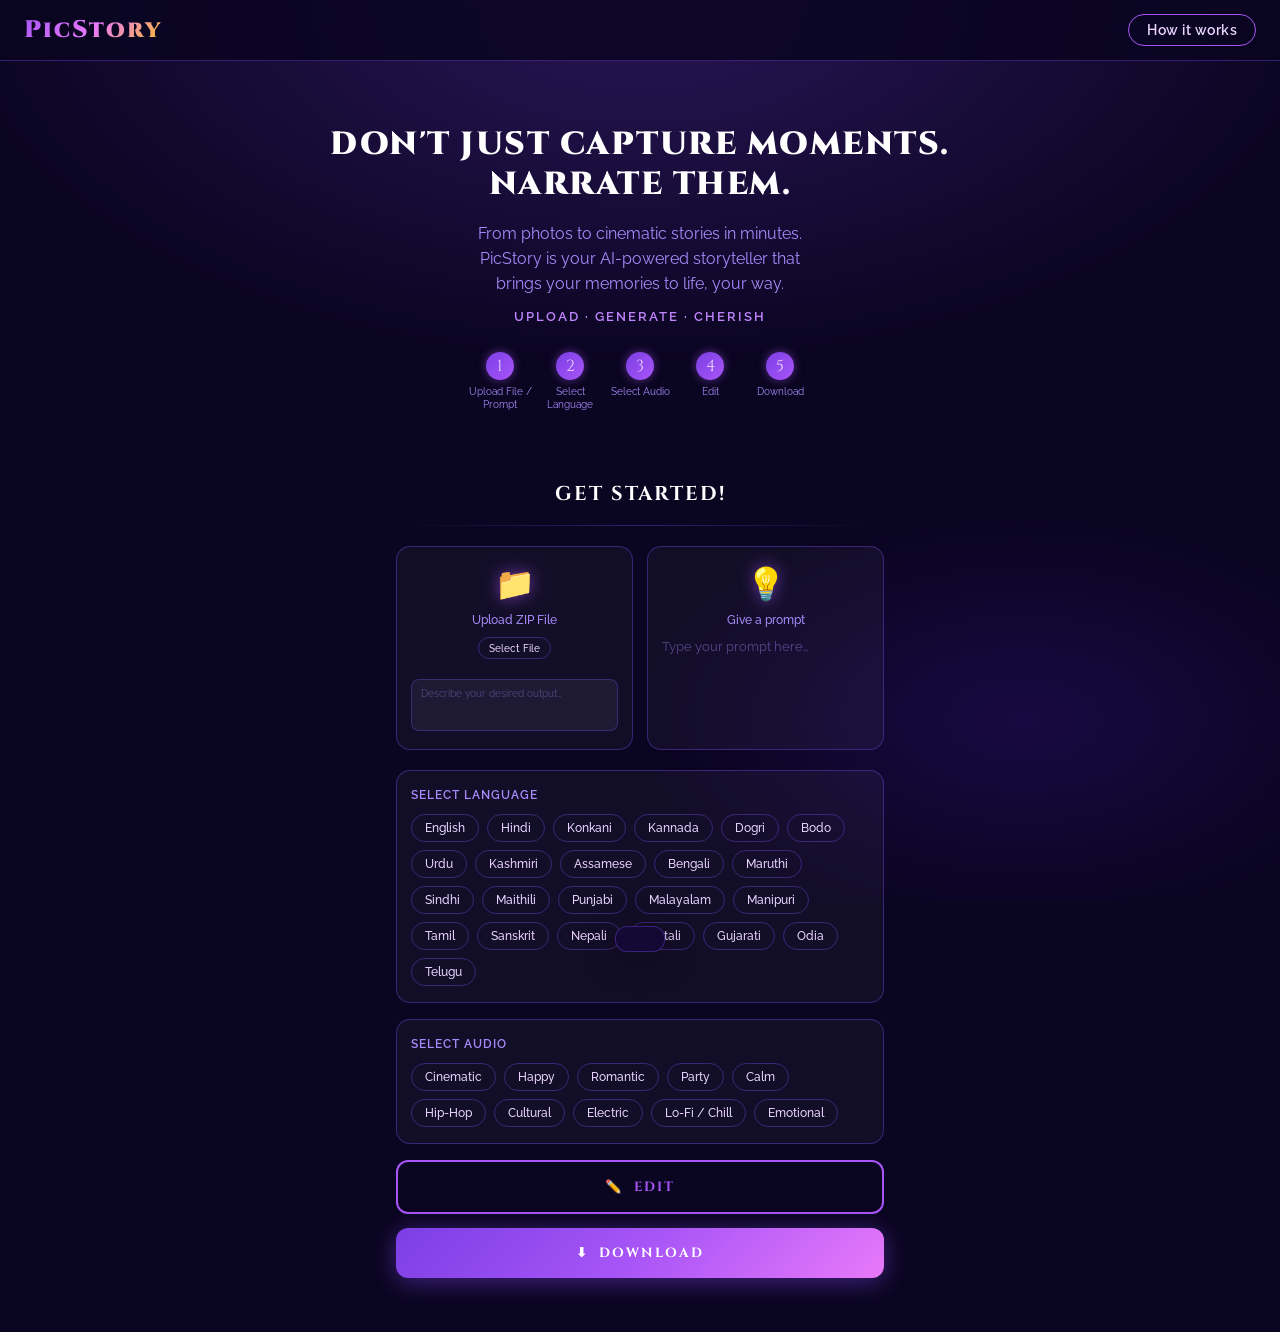
<file: index.html>
<!DOCTYPE html>
<html lang="en">
<head>
  <meta charset="UTF-8" />
  <meta name="viewport" content="width=device-width, initial-scale=1.0"/>
  <title>PicStory – Narrate Your Moments</title>
  <link href="https://fonts.googleapis.com/css2?family=Cinzel:wght@700;900&family=Raleway:wght@300;400;500;600;700&display=swap" rel="stylesheet"/>
  <style>
    :root {
      --bg-deep:       #0a0520;
      --bg-mid:        #120a35;
      --bg-card:       rgba(255,255,255,0.04);
      --border:        rgba(130,80,255,0.35);
      --accent:        #7b3fe4;
      --accent-bright: #a855f7;
      --accent-glow:   #c084fc;
      --btn-sel:       #5b21b6;
      --text-main:     #e9d5ff;
      --text-dim:      #a78bfa;
      --text-white:    #ffffff;
      --gold:          #fbbf24;
      --success:       #34d399;
      --error:         #f87171;
    }

    *, *::before, *::after { box-sizing: border-box; margin: 0; padding: 0; }

    html { scroll-behavior: smooth; }

    body {
      font-family: 'Raleway', sans-serif;
      background: var(--bg-deep);
      color: var(--text-main);
      min-height: 100vh;
      overflow-x: hidden;
    }

    /* ───── STARFIELD BACKGROUND ───── */
    body::before {
      content: '';
      position: fixed; inset: 0; z-index: 0;
      background:
        radial-gradient(ellipse 80% 60% at 50% 0%, rgba(123,63,228,.28) 0%, transparent 70%),
        radial-gradient(ellipse 50% 40% at 80% 80%, rgba(88,28,220,.18) 0%, transparent 60%);
      pointer-events: none;
    }

    /* ─── PAGES ─── */
    .page { display: none; position: relative; z-index: 1; }
    .page.active { display: block; }

    /* ═══════════════════════════════
       NAVBAR
    ═══════════════════════════════ */
    nav {
      position: sticky; top: 0; z-index: 100;
      display: flex; align-items: center; justify-content: space-between;
      padding: 14px 24px;
      background: rgba(10,5,32,.85);
      backdrop-filter: blur(18px);
      border-bottom: 1px solid var(--border);
    }

    .logo {
      font-family: 'Cinzel', serif;
      font-size: clamp(1.1rem, 3vw, 1.5rem);
      font-weight: 900;
      background: linear-gradient(135deg, #a855f7, #e879f9, #fbbf24);
      -webkit-background-clip: text; -webkit-text-fill-color: transparent;
      letter-spacing: 2px;
    }

    .how-btn {
      font-family: 'Raleway', sans-serif;
      font-size: .85rem; font-weight: 600;
      color: var(--text-main);
      background: none;
      border: 1.5px solid var(--accent-bright);
      border-radius: 20px;
      padding: 7px 18px;
      cursor: pointer;
      transition: all .25s ease;
      letter-spacing: .5px;
    }
    .how-btn:hover {
      background: var(--accent-bright);
      color: #fff;
      box-shadow: 0 0 18px rgba(168,85,247,.6);
      transform: translateY(-1px);
    }

    /* ═══════════════════════════════
       HERO
    ═══════════════════════════════ */
    .hero {
      text-align: center;
      padding: clamp(36px, 7vw, 64px) 20px clamp(24px, 5vw, 40px);
    }

    .hero-tagline {
      font-family: 'Cinzel', serif;
      font-size: clamp(1.05rem, 4.5vw, 2rem);
      font-weight: 900;
      color: var(--text-white);
      line-height: 1.25;
      letter-spacing: 1.5px;
      text-transform: uppercase;
      margin-bottom: 16px;
    }

    .hero-sub {
      font-size: clamp(.8rem, 2.5vw, .98rem);
      color: var(--text-dim);
      max-width: 360px; margin: 0 auto 10px;
      line-height: 1.6;
    }

    .hero-pill {
      display: inline-block;
      font-size: .8rem; font-weight: 600; letter-spacing: 2px;
      color: var(--accent-glow);
      margin-bottom: 28px;
      text-transform: uppercase;
    }

    /* Steps row */
    .steps {
      display: flex; justify-content: center; flex-wrap: wrap;
      gap: 12px 6px;
      max-width: 480px; margin: 0 auto;
    }
    .step {
      display: flex; flex-direction: column; align-items: center;
      gap: 6px; width: 64px;
    }
    .step-num {
      width: 28px; height: 28px;
      border-radius: 50%;
      background: linear-gradient(135deg, var(--accent), var(--accent-bright));
      display: flex; align-items: center; justify-content: center;
      font-family: 'Cinzel', serif;
      box-shadow: 0 0 10px rgba(168,85,247,.5);
    }
    .step-label {
      font-size: .62rem; color: var(--text-dim);
      text-align: center; line-height: 1.3;
    }

    /* ═══════════════════════════════
       SECTION TITLE
    ═══════════════════════════════ */
    .section-title {
      font-family: 'Cinzel', serif;
      font-size: clamp(.95rem, 3vw, 1.25rem);
      font-weight: 700;
      text-align: center;
      color: var(--text-white);
      letter-spacing: 2px;
      text-transform: uppercase;
      margin: 28px 0 18px;
    }

    /* ═══════════════════════════════
       MAIN CARD CONTAINER
    ═══════════════════════════════ */
    .container {
      max-width: 520px;
      margin: 0 auto;
      padding: 0 16px 40px;
    }

    /* ─── Upload + Prompt Grid ─── */
    .input-grid {
      display: grid;
      grid-template-columns: 1fr 1fr;
      gap: 14px;
      margin-bottom: 20px;
    }

    .card {
      background: var(--bg-card);
      border: 1.5px solid var(--border);
      border-radius: 14px;
      padding: 18px 14px;
      display: flex; flex-direction: column; align-items: center;
      gap: 10px;
      cursor: pointer;
      transition: all .3s ease;
      position: relative; overflow: hidden;
    }
    .card::before {
      content: '';
      position: absolute; inset: 0;
      background: radial-gradient(circle at 50% 0%, rgba(168,85,247,.12) 0%, transparent 70%);
      opacity: 0; transition: opacity .3s;
    }
    .card:hover { border-color: var(--accent-bright); transform: translateY(-2px); box-shadow: 0 8px 28px rgba(123,63,228,.3); }
    .card:hover::before { opacity: 1; }

    .card-icon { font-size: 2rem; filter: drop-shadow(0 0 8px rgba(168,85,247,.6)); }
    .card-label {
      font-size: .75rem; font-weight: 500; color: var(--text-dim);
      text-align: center;
    }

    #zipInput { display: none; }

    .zip-name {
      font-size: .68rem; color: var(--success);
      text-align: center; word-break: break-all;
      max-height: 32px; overflow: hidden;
    }

    .prompt-textarea {
      width: 100%; height: 80px;
      background: transparent;
      border: none; outline: none; resize: none;
      font-family: 'Raleway', sans-serif;
      placeholder-color: var(--text-dim);
      line-height: 1.5;
    }
    .prompt-textarea::placeholder { color: rgba(167,139,250,.45); }

    /* ─── Language Section ─── */
    .section-box {
      background: var(--bg-card);
      border: 1.5px solid var(--border);
      border-radius: 14px;
      padding: 16px 14px;
      margin-bottom: 16px;
    }
    .section-box-title {
      font-size: .78rem; font-weight: 600;
      color: var(--text-dim); letter-spacing: 1px;
      text-transform: uppercase; margin-bottom: 12px;
    }

    /* Pill buttons */
    .pill-grid {
      display: flex; flex-wrap: wrap; gap: 8px;
    }

    .pill {
      font-family: 'Raleway', sans-serif;
      font-size: .72rem; font-weight: 500;
      padding: 6px 13px; border-radius: 20px;
      border: 1.5px solid var(--border);
      background: transparent;
      color: var(--text-main);
      cursor: pointer;
      transition: all .22s ease;
      user-select: none;
    }
    .pill:hover {
      border-color: var(--accent-bright);
      color: var(--accent-glow);
      box-shadow: 0 0 12px rgba(168,85,247,.35);
      transform: translateY(-1px);
    }
    .pill.selected {
      background: linear-gradient(135deg, var(--accent), var(--accent-bright));
      border-color: var(--accent-bright);
      color: #fff;
      box-shadow: 0 0 16px rgba(168,85,247,.55);
    }

    /* ─── Action Buttons ─── */
    .action-btn {
      display: block; width: 100%;
      font-family: 'Cinzel', serif;
      font-weight: 700; letter-spacing: 2px;
      text-transform: uppercase;
      padding: 16px;
      border-radius: 12px;
      border: none; cursor: pointer;
      margin-bottom: 14px;
      position: relative; overflow: hidden;
      transition: all .3s ease;
    }
    .action-btn::after {
      content: '';
      position: absolute;
      top: 50%; left: 50%;
      width: 0; height: 0;
      background: rgba(255,255,255,.2);
      border-radius: 50%;
      transform: translate(-50%, -50%);
      transition: width .5s ease, height .5s ease, opacity .5s ease;
      opacity: 0;
    }
    .action-btn:active::after {
      width: 300px; height: 300px; opacity: 0;
    }

    .btn-edit {
      background: transparent;
      border: 2px solid var(--accent-bright);
      color: var(--accent-bright);
    }
    .btn-edit:hover {
      background: rgba(168,85,247,.15);
      box-shadow: 0 0 24px rgba(168,85,247,.4), inset 0 0 12px rgba(168,85,247,.1);
      transform: translateY(-2px);
    }

    .btn-download {
      background: linear-gradient(135deg, #7b3fe4 0%, #a855f7 50%, #e879f9 100%);
      color: #fff;
      box-shadow: 0 4px 24px rgba(123,63,228,.5);
    }
    .btn-download:hover {
      box-shadow: 0 6px 36px rgba(168,85,247,.7), 0 0 60px rgba(168,85,247,.25);
      transform: translateY(-3px);
    }
    .btn-download:active { transform: translateY(0); }

    /* ─── Loader ─── */
    .loader-overlay {
      position: fixed; inset: 0; z-index: 200;
      background: rgba(10,5,32,.92);
      display: none; flex-direction: column;
      align-items: center; justify-content: center; gap: 20px;
      backdrop-filter: blur(8px);
    }
    .loader-overlay.show { display: flex; }

    .spinner {
      width: 56px; height: 56px;
      border: 4px solid rgba(168,85,247,.2);
      border-top-color: var(--accent-bright);
      border-radius: 50%;
      animation: spin 1s linear infinite;
    }
    @keyframes spin { to { transform: rotate(360deg); } }

    .loader-text {
      font-family: 'Orbitron', sans-serif;
      font-size: .85rem; color: var(--text-dim); letter-spacing: 2px;
      animation: pulse 1.5s ease-in-out infinite;
    }
    @keyframes pulse { 0%,100%{opacity:.5} 50%{opacity:1} }

    /* ─── Toast Notification ─── */
    .toast {
      position: fixed; bottom: 28px; left: 50%; transform: translateX(-50%) translateY(80px);
      z-index: 300;
      background: var(--bg-mid); border: 1.5px solid var(--border);
      border-radius: 12px; padding: 12px 24px;
      font-size: .85rem; color: var(--text-main);
      box-shadow: 0 8px 32px rgba(0,0,0,.4);
      transition: transform .35s cubic-bezier(.34,1.56,.64,1);
      white-space: nowrap;
      pointer-events: none;
    }
    .toast.show { transform: translateX(-50%) translateY(0); }
    .toast.success { border-color: var(--success); color: var(--success); }
    .toast.error   { border-color: var(--error);   color: var(--error); }

    /* ═══════════════════════════════
       HOW IT WORKS PAGE
    ═══════════════════════════════ */
    #howPage {
      min-height: 100vh;
    }

    .how-hero {
      text-align: center;
      padding: clamp(32px, 6vw, 64px) 20px 24px;
    }
    .how-hero h1 {
      font-family: 'Cinzel', serif;
      font-size: clamp(1.2rem, 4vw, 2rem);
      font-weight: 900; color: var(--text-white);
      letter-spacing: 2px; text-transform: uppercase;
      margin-bottom: 12px;
    }
    .how-hero p {
      font-size: clamp(.78rem, 2vw, .95rem);
      color: var(--text-dim); max-width: 480px; margin: 0 auto 32px; line-height: 1.65;
    }

    .video-wrapper {
      max-width: 680px; margin: 0 auto 48px;
      padding: 0 16px;
    }
    .video-container {
      position: relative;
      width: 100%; padding-top: 56.25%;
      border-radius: 18px; overflow: hidden;
      border: 2px solid var(--border);
      box-shadow: 0 0 48px rgba(123,63,228,.4), 0 0 80px rgba(123,63,228,.15);
      background: #0d0726;
    }
    .video-container iframe,
    .video-container video {
      position: absolute; inset: 0;
      width: 100%; height: 100%;
      border: none;
    }
    .video-placeholder {
      position: absolute; inset: 0;
      display: flex; flex-direction: column;
      align-items: center; justify-content: center; gap: 14px;
      background: radial-gradient(ellipse at 50% 40%, rgba(123,63,228,.25) 0%, transparent 70%);
    }
    .play-icon {
      width: 72px; height: 72px;
      border-radius: 50%;
      background: linear-gradient(135deg, var(--accent), var(--accent-bright));
      display: flex; align-items: center; justify-content: center;
      font-size: 1.8rem;
      box-shadow: 0 0 32px rgba(168,85,247,.6);
      animation: glow-pulse 2s ease-in-out infinite;
    }
    @keyframes glow-pulse {
      0%,100% { box-shadow: 0 0 32px rgba(168,85,247,.6); }
      50%      { box-shadow: 0 0 56px rgba(168,85,247,.9), 0 0 80px rgba(168,85,247,.3); }
    }
    .video-placeholder p {
      font-size: .82rem; color: var(--text-dim); letter-spacing: 1px;
    }

    /* Steps guide */
    .steps-guide {
      max-width: 680px; margin: 0 auto 40px;
      padding: 0 16px;
      display: grid;
      grid-template-columns: repeat(auto-fit, minmax(140px, 1fr));
      gap: 14px;
    }
    .guide-card {
      background: var(--bg-card);
      border: 1.5px solid var(--border);
      border-radius: 14px; padding: 18px 14px;
      text-align: center;
      transition: all .3s ease;
    }
    .guide-card:hover {
      border-color: var(--accent-bright);
      box-shadow: 0 0 20px rgba(168,85,247,.25);
      transform: translateY(-3px);
    }
    .guide-card .num {
      font-family: 'Cinzel', serif;
      font-size: 1.5rem; font-weight: 900;
      background: linear-gradient(135deg, var(--accent-bright), var(--accent-glow));
      -webkit-background-clip: text; -webkit-text-fill-color: transparent;
    }
    .guide-card h3 { font-size: .82rem; font-weight: 600; color: var(--text-white); margin: 6px 0 6px; }
    .guide-card p  { font-size: .72rem; color: var(--text-dim); line-height: 1.5; }

    .back-btn {
      display: block; max-width: 200px; margin: 0 auto 40px;
      font-family: 'Cinzel', serif;
      text-align: center; text-decoration: none;
      padding: 13px 24px; border-radius: 10px;
      background: linear-gradient(135deg, var(--accent), var(--accent-bright));
      color: #fff; border: none; cursor: pointer;
      box-shadow: 0 4px 20px rgba(123,63,228,.4);
      transition: all .3s ease;
      text-transform: uppercase;
    }
    .back-btn:hover {
      box-shadow: 0 6px 32px rgba(168,85,247,.65);
      transform: translateY(-2px);
    }

    /* ─── Divider ─── */
    .divider {
      height: 1px;
      background: linear-gradient(to right, transparent, var(--border), transparent);
      margin: 4px 0 20px;
    }

    /* ─── Animated entrance ─── */
    .fade-up {
      opacity: 0; transform: translateY(20px);
      animation: fadeUp .5s ease forwards;
    }
    @keyframes fadeUp { to { opacity: 1; transform: none; } }
    .delay-1 { animation-delay: .1s; }
    .delay-2 { animation-delay: .2s; }
    .delay-3 { animation-delay: .3s; }
    .delay-4 { animation-delay: .4s; }
    .delay-5 { animation-delay: .5s; }

    /* Scrollbar */
    ::-webkit-scrollbar { width: 5px; }
    ::-webkit-scrollbar-track { background: var(--bg-deep); }
    ::-webkit-scrollbar-thumb { background: var(--accent); border-radius: 4px; }

    /* ─── ZIP description textarea ─── */
    .zip-desc-textarea {
      width: 100%;
      height: 52px;
      background: rgba(255,255,255,0.05);
      border: 1px solid rgba(130,80,255,0.3);
      border-radius: 8px;
      outline: none; resize: none;
      font-family: 'Raleway', sans-serif;
      font-size: .68rem; color: var(--text-main);
      line-height: 1.5;
      padding: 6px 9px;
      transition: border-color .25s ease, box-shadow .25s ease;
      cursor: text;
    }
    .zip-desc-textarea::placeholder { color: rgba(167,139,250,.4); font-size: .65rem; }
    .zip-desc-textarea:focus {
      border-color: var(--accent-bright);
      box-shadow: 0 0 10px rgba(168,85,247,.3);
    }

    /* ─── Prompt card – cursor & focus ─── */
    .prompt-card { cursor: text !important; }
    .prompt-textarea {
      cursor: text;
      caret-color: var(--accent-glow);
    }
    .prompt-textarea:focus { outline: none; }
    .prompt-card:focus-within {
      border-color: var(--accent-bright);
      box-shadow: 0 8px 28px rgba(123,63,228,.35);
    }

    @media (max-width: 380px) {
      .input-grid { grid-template-columns: 1fr; }
    }
  </style>
</head>
<body>

<!-- ══════════════ MAIN PAGE ══════════════ -->
<div id="mainPage" class="page active">

  <nav>
    <div class="logo">PicStory</div>
    <button class="how-btn" onclick="showPage('howPage')">How it works</button>
  </nav>

  <section class="hero">
    <h1 class="hero-tagline fade-up">Don't just capture moments.<br/>Narrate them.</h1>
    <p class="hero-sub fade-up delay-1">From photos to cinematic stories in minutes. PicStory is your AI-powered storyteller that brings your memories to life, your way.</p>
    <div class="hero-pill fade-up delay-2">Upload · Generate · Cherish</div>

    <div class="steps fade-up delay-3">
      <div class="step"><div class="step-num">1</div><div class="step-label">Upload File / Prompt</div></div>
      <div class="step"><div class="step-num">2</div><div class="step-label">Select Language</div></div>
      <div class="step"><div class="step-num">3</div><div class="step-label">Select Audio</div></div>
      <div class="step"><div class="step-num">4</div><div class="step-label">Edit</div></div>
      <div class="step"><div class="step-num">5</div><div class="step-label">Download</div></div>
    </div>
  </section>

  <div class="container">

    <h2 class="section-title fade-up delay-3">Get Started!</h2>
    <div class="divider"></div>

    <!-- Upload + Prompt -->
    <div class="input-grid fade-up delay-4">
      <!-- ZIP Upload Card -->
      <div class="card" id="uploadCard" onclick="document.getElementById('zipInput').click()">
        <div class="card-icon">📁</div>
        <div class="card-label">Upload ZIP File</div>
        <button class="pill" style="pointer-events:none; font-size:.65rem; padding:4px 10px;">Select File</button>
        <div class="zip-name" id="zipName"></div>
        <textarea
          class="zip-desc-textarea"
          id="zipDesc"
          placeholder="Describe your desired output…"
          onclick="event.stopPropagation()"
          onmousedown="event.stopPropagation()"
        ></textarea>
        <input type="file" id="zipInput" accept=".zip" onchange="handleZip(event)"/>
      </div>

      <!-- Prompt Card -->
      <div class="card prompt-card" style="" onclick="document.getElementById('promptText').focus()">
        <div class="card-icon">💡</div>
        <div class="card-label">Give a prompt</div>
        <textarea
          class="prompt-textarea"
          id="promptText"
          placeholder="Type your prompt here…"
          onclick="event.stopPropagation()"
          onmousedown="event.stopPropagation()"
        ></textarea>
      </div>
    </div>

    <!-- Language Section -->
    <div class="section-box fade-up delay-4">
      <div class="section-box-title">Select Language</div>
      <div class="pill-grid" id="langGroup">
        <button class="pill" data-group="lang" data-val="English">English</button>
        <button class="pill" data-group="lang" data-val="Hindi">Hindi</button>
        <button class="pill" data-group="lang" data-val="Konkani">Konkani</button>
        <button class="pill" data-group="lang" data-val="Kannada">Kannada</button>
        <button class="pill" data-group="lang" data-val="Dogri">Dogri</button>
        <button class="pill" data-group="lang" data-val="Bodo">Bodo</button>
        <button class="pill" data-group="lang" data-val="Urdu">Urdu</button>
        <button class="pill" data-group="lang" data-val="Kashmiri">Kashmiri</button>
        <button class="pill" data-group="lang" data-val="Assamese">Assamese</button>
        <button class="pill" data-group="lang" data-val="Bengali">Bengali</button>
        <button class="pill" data-group="lang" data-val="Maruthi">Maruthi</button>
        <button class="pill" data-group="lang" data-val="Sindhi">Sindhi</button>
        <button class="pill" data-group="lang" data-val="Maithili">Maithili</button>
        <button class="pill" data-group="lang" data-val="Punjabi">Punjabi</button>
        <button class="pill" data-group="lang" data-val="Malayalam">Malayalam</button>
        <button class="pill" data-group="lang" data-val="Manipuri">Manipuri</button>
        <button class="pill" data-group="lang" data-val="Tamil">Tamil</button>
        <button class="pill" data-group="lang" data-val="Sanskrit">Sanskrit</button>
        <button class="pill" data-group="lang" data-val="Nepali">Nepali</button>
        <button class="pill" data-group="lang" data-val="Santali">Santali</button>
        <button class="pill" data-group="lang" data-val="Gujarati">Gujarati</button>
        <button class="pill" data-group="lang" data-val="Odia">Odia</button>
        <button class="pill" data-group="lang" data-val="Telugu">Telugu</button>
      </div>
    </div>

    <!-- Audio Section -->
    <div class="section-box fade-up delay-5">
      <div class="section-box-title">Select Audio</div>
      <div class="pill-grid" id="audioGroup">
        <button class="pill" data-group="audio" data-val="Cinematic">Cinematic</button>
        <button class="pill" data-group="audio" data-val="Happy">Happy</button>
        <button class="pill" data-group="audio" data-val="Romantic">Romantic</button>
        <button class="pill" data-group="audio" data-val="Party">Party</button>
        <button class="pill" data-group="audio" data-val="Calm">Calm</button>
        <button class="pill" data-group="audio" data-val="Hip-Hop">Hip-Hop</button>
        <button class="pill" data-group="audio" data-val="Cultural">Cultural</button>
        <button class="pill" data-group="audio" data-val="Electric">Electric</button>
        <button class="pill" data-group="audio" data-val="Lo-Fi / Chill">Lo-Fi / Chill</button>
        <button class="pill" data-group="audio" data-val="Emotional">Emotional</button>
      </div>
    </div>

    <!-- Action Buttons -->
    <button class="action-btn btn-edit fade-up delay-5" onclick="handleEdit()">✏️ &nbsp;Edit</button>
    <button class="action-btn btn-download fade-up delay-5" onclick="handleDownload()">⬇ &nbsp;Download</button>

  </div>
</div><!-- /mainPage -->


<!-- ══════════════ HOW IT WORKS PAGE ══════════════ -->
<div id="howPage" class="page">

  <nav>
    <div class="logo">PicStory</div>
    <button class="how-btn" onclick="showPage('mainPage')">← Back</button>
  </nav>

  <section class="how-hero">
    <h1 class="fade-up">How It Works</h1>
    <p class="fade-up delay-1">Watch the demo below to see how PicStory turns your photos and prompts into a beautiful cinematic video in just minutes.</p>
  </section>

  <!-- Video embed -->
  <div class="video-wrapper fade-up delay-2">
    <div class="video-container" id="videoContainer">
      <!--
        ╔══════════════════════════════════════════════╗
        ║  REPLACE THIS PLACEHOLDER WITH YOUR VIDEO   ║
        ║                                              ║
        ║  Option A – YouTube:                         ║
        ║  <iframe src="https://www.youtube.com/embed/YOUR_VIDEO_ID"
        ║    allowfullscreen></iframe>                 ║
        ║                                              ║
        ║  Option B – Self-hosted MP4:                 ║
        ║  <video src="your-demo.mp4" controls></video>║
        ╚══════════════════════════════════════════════╝
      -->
      <div class="video-placeholder">
        <div class="play-icon">▶</div>
        <p>Demo video coming soon</p>
        <p style="font-size:.68rem; color: rgba(167,139,250,.4);">Replace placeholder in HTML with your video URL</p>
      </div>
    </div>
  </div>

  <!-- Step Guide Cards -->
  <div class="steps-guide fade-up delay-3">
    <div class="guide-card">
      <div class="num">01</div>
      <h3>Upload ZIP</h3>
      <p>Bundle your photos into a ZIP file and upload it to PicStory.</p>
    </div>
    <div class="guide-card">
      <div class="num">02</div>
      <h3>Write Prompt</h3>
      <p>Describe the story or mood you want for your video.</p>
    </div>
    <div class="guide-card">
      <div class="num">03</div>
      <h3>Pick Language</h3>
      <p>Select from 23 Indian languages for narration.</p>
    </div>
    <div class="guide-card">
      <div class="num">04</div>
      <h3>Choose Audio</h3>
      <p>Set the vibe — Cinematic, Romantic, Happy & more.</p>
    </div>
    <div class="guide-card">
      <div class="num">05</div>
      <h3>Edit & Download</h3>
      <p>Fine-tune your video, then download in full quality.</p>
    </div>
  </div>

  <button class="back-btn fade-up delay-4" onclick="showPage('mainPage')">Start Creating</button>

</div><!-- /howPage -->


<!-- Loader -->
<div class="loader-overlay" id="loader">
  <div class="spinner"></div>
  <div class="loader-text" id="loaderText">Generating your story...</div>
</div>

<!-- Toast -->
<div class="toast" id="toast"></div>


<script>
  // ─── State ───
  const state = {
    zipFile: null,
    selectedLanguage: null,
    selectedAudio: null,
    prompt: ''
  };

  // ─── Page Navigation ───
  function showPage(id) {
    document.querySelectorAll('.page').forEach(p => p.classList.remove('active'));
    document.getElementById(id).classList.add('active');
    window.scrollTo({ top: 0, behavior: 'smooth' });
  }

  // ─── ZIP Handler ───
  function handleZip(e) {
    const file = e.target.files[0];
    if (!file) return;
    state.zipFile = file;
    const el = document.getElementById('zipName');
    el.textContent = file.name.length > 22 ? file.name.slice(0, 20) + '…' : file.name;
    showToast('✅ ' + file.name + ' loaded', 'success');
  }

  // ─── Pill Toggle (single select per group) ───
  document.querySelectorAll('.pill[data-group]').forEach(btn => {
    btn.addEventListener('click', () => {
      const group = btn.dataset.group;
      document.querySelectorAll(`.pill[data-group="${group}"]`).forEach(b => b.classList.remove('selected'));
      btn.classList.add('selected');
      if (group === 'lang')  state.selectedLanguage = btn.dataset.val;
      if (group === 'audio') state.selectedAudio    = btn.dataset.val;
    });
  });

  // ─── Validate form ───
  function validate() {
    const prompt  = document.getElementById('promptText').value.trim();
    const zipDesc = document.getElementById('zipDesc').value.trim();
    state.prompt  = prompt;
    state.zipDesc = zipDesc;
    if (!state.zipFile && !prompt) {
      showToast('⚠️ Please upload a ZIP or enter a prompt', 'error'); return false;
    }
    if (!state.selectedLanguage) {
      showToast('⚠️ Please select a language', 'error'); return false;
    }
    if (!state.selectedAudio) {
      showToast('⚠️ Please select an audio style', 'error'); return false;
    }
    return true;
  }

  // ─── Edit ───
  function handleEdit() {
    if (!validate()) return;
    showToast('✏️ Opening editor…', 'success');
    // TODO: hook your edit endpoint here
    // Example: window.location.href = '/edit?lang=...'
  }

  // ─── Download ───
  async function handleDownload() {
    if (!validate()) return;
    showLoader('Generating your story…');

    try {
      const formData = new FormData();
      if (state.zipFile)          formData.append('zip',         state.zipFile);
      if (state.zipDesc)          formData.append('zip_desc',    state.zipDesc);
      if (state.prompt)           formData.append('prompt',      state.prompt);
      if (state.selectedLanguage) formData.append('language', state.selectedLanguage);
      if (state.selectedAudio)    formData.append('audio',    state.selectedAudio);

      // ─── Replace '/api/generate' with your actual backend endpoint ───
      const res = await fetch('/api/generate', {
        method: 'POST',
        body: formData
      });

      hideLoader();

      if (!res.ok) {
        const err = await res.json().catch(() => ({}));
        showToast('❌ ' + (err.message || 'Generation failed. Please try again.'), 'error');
        return;
      }

      // Assuming backend returns a video blob or a JSON with a URL
      const contentType = res.headers.get('Content-Type') || '';
      if (contentType.includes('application/json')) {
        const data = await res.json();
        const url = data.videoUrl || data.url;
        if (url) triggerDownload(url, 'picstory-video.mp4');
        else showToast('✅ Video ready! Check your dashboard.', 'success');
      } else {
        // blob response
        const blob = await res.blob();
        const url  = URL.createObjectURL(blob);
        triggerDownload(url, 'picstory-video.mp4');
        showToast('✅ Download started!', 'success');
      }

    } catch (err) {
      hideLoader();
      showToast('❌ Network error: ' + err.message, 'error');
    }
  }

  function triggerDownload(url, filename) {
    const a = document.createElement('a');
    a.href = url; a.download = filename;
    document.body.appendChild(a); a.click();
    document.body.removeChild(a);
    showToast('✅ Download started!', 'success');
  }

  // ─── Loader helpers ───
  function showLoader(msg) {
    document.getElementById('loaderText').textContent = msg || 'Loading…';
    document.getElementById('loader').classList.add('show');
  }
  function hideLoader() {
    document.getElementById('loader').classList.remove('show');
  }

  // ─── Toast helpers ───
  let toastTimer;
  function showToast(msg, type) {
    const t = document.getElementById('toast');
    t.textContent = msg;
    t.className = 'toast show ' + (type || '');
    clearTimeout(toastTimer);
    toastTimer = setTimeout(() => t.classList.remove('show'), 3200);
  }
</script>
</body>
</html>
</file>
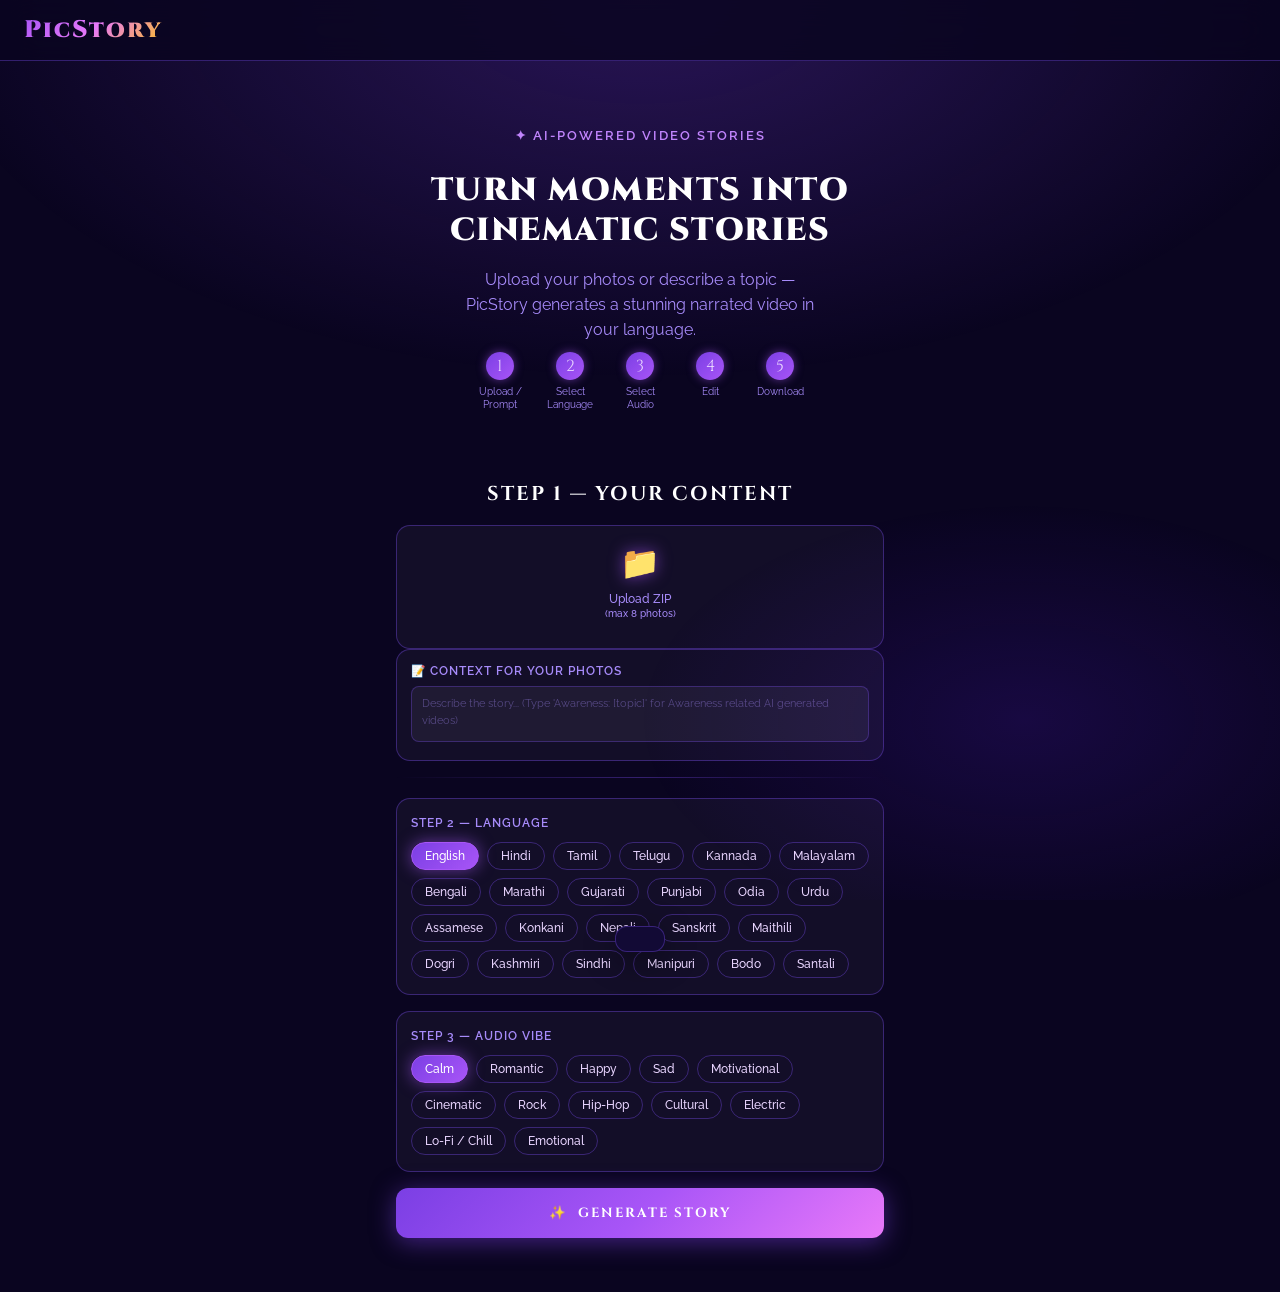
<file: static/index.html>
<!DOCTYPE html>
<html lang="en">
<head>
  <meta charset="UTF-8" />
  <meta name="viewport" content="width=device-width, initial-scale=1.0"/>
  <title>PicStory – Narrate Your Moments</title>
  <link href="https://fonts.googleapis.com/css2?family=Cinzel:wght@700;900&family=Raleway:wght@300;400;500;600;700&display=swap" rel="stylesheet"/>
  <style>
    :root {
      --bg-deep:       #0a0520;
      --bg-mid:        #120a35;
      --bg-card:       rgba(255,255,255,0.04);
      --border:        rgba(130,80,255,0.35);
      --accent:        #7b3fe4;
      --accent-bright: #a855f7;
      --accent-glow:   #c084fc;
      --text-main:     #e9d5ff;
      --text-dim:      #a78bfa;
      --text-white:    #ffffff;
      --gold:          #fbbf24;
      --success:       #34d399;
      --error:         #f87171;
    }

    *, *::before, *::after { box-sizing: border-box; margin: 0; padding: 0; }
    html { scroll-behavior: smooth; }

    body {
      font-family: 'Raleway', sans-serif;
      background: var(--bg-deep);
      color: var(--text-main);
      min-height: 100vh;
      overflow-x: hidden;
    }

    body::before {
      content: '';
      position: fixed; inset: 0; z-index: 0;
      background:
        radial-gradient(ellipse 80% 60% at 50% 0%, rgba(123,63,228,.28) 0%, transparent 70%),
        radial-gradient(ellipse 50% 40% at 80% 80%, rgba(88,28,220,.18) 0%, transparent 60%);
      pointer-events: none;
    }

    .page { display: none; position: relative; z-index: 1; }
    .page.active { display: block; }

    /* ═══ NAVBAR ═══ */
    nav {
      position: sticky; top: 0; z-index: 100;
      display: flex; align-items: center; justify-content: space-between;
      padding: 14px 24px;
      background: rgba(10,5,32,.85);
      backdrop-filter: blur(18px);
      border-bottom: 1px solid var(--border);
    }
    .logo {
      font-family: 'Cinzel', serif;
      font-size: clamp(1.1rem, 3vw, 1.5rem);
      font-weight: 900;
      background: linear-gradient(135deg, #a855f7, #e879f9, #fbbf24);
      -webkit-background-clip: text; -webkit-text-fill-color: transparent;
      letter-spacing: 2px;
    }
    .nav-btn {
      font-family: 'Raleway', sans-serif;
      font-size: .85rem; font-weight: 600;
      color: var(--text-main); background: none;
      border: 1.5px solid var(--accent-bright);
      border-radius: 20px; padding: 7px 18px;
      cursor: pointer; transition: all .25s ease;
    }
    .nav-btn:hover { background: var(--accent-bright); color: #fff; box-shadow: 0 0 18px rgba(168,85,247,.6); }

    /* ═══ HERO ═══ */
    .hero {
      text-align: center;
      padding: clamp(36px, 7vw, 64px) 20px clamp(24px, 5vw, 40px);
    }
    .hero-tagline {
      font-family: 'Cinzel', serif;
      font-size: clamp(1.05rem, 4.5vw, 2rem);
      font-weight: 900; color: var(--text-white);
      line-height: 1.25; letter-spacing: 1.5px;
      text-transform: uppercase; margin-bottom: 16px;
    }
    .hero-sub {
      font-size: clamp(.8rem, 2.5vw, .98rem);
      color: var(--text-dim);
      max-width: 360px; margin: 0 auto 10px; line-height: 1.6;
    }
    .hero-pill {
      display: inline-block;
      font-size: .8rem; font-weight: 600; letter-spacing: 2px;
      color: var(--accent-glow); margin-bottom: 28px;
      text-transform: uppercase;
    }

    /* Steps row */
    .steps {
      display: flex; justify-content: center; flex-wrap: wrap;
      gap: 12px 6px; max-width: 480px; margin: 0 auto;
    }
    .step { display: flex; flex-direction: column; align-items: center; gap: 6px; width: 64px; }
    .step-num {
      width: 28px; height: 28px; border-radius: 50%;
      background: linear-gradient(135deg, var(--accent), var(--accent-bright));
      display: flex; align-items: center; justify-content: center;
      font-family: 'Cinzel', serif;
      box-shadow: 0 0 10px rgba(168,85,247,.5);
    }
    .step-label { font-size: .62rem; color: var(--text-dim); text-align: center; line-height: 1.3; }

    /* ═══ SECTION ═══ */
    .section-title {
      font-family: 'Cinzel', serif;
      font-size: clamp(.95rem, 3vw, 1.25rem);
      font-weight: 700; text-align: center;
      color: var(--text-white); letter-spacing: 2px;
      text-transform: uppercase; margin: 28px 0 18px;
    }
    .container { max-width: 520px; margin: 0 auto; padding: 0 16px 40px; }

    /* Upload + Prompt Grid */
    .input-grid { display: grid; grid-template-columns: 1fr; gap: 14px; margin-bottom: 20px; }
    .card {
      background: var(--bg-card);
      border: 1.5px solid var(--border); border-radius: 14px;
      padding: 18px 14px;
      display: flex; flex-direction: column; align-items: center; gap: 10px;
      cursor: pointer; transition: all .3s ease;
      position: relative; overflow: hidden;
    }
    .card::before {
      content: ''; position: absolute; inset: 0;
      background: radial-gradient(circle at 50% 0%, rgba(168,85,247,.12) 0%, transparent 70%);
      opacity: 0; transition: opacity .3s;
      pointer-events: none;
    }
    .card:hover { border-color: var(--accent-bright); transform: translateY(-2px); box-shadow: 0 8px 28px rgba(123,63,228,.3); }
    .card:hover::before { opacity: 1; }
    .card-icon { font-size: 2rem; filter: drop-shadow(0 0 8px rgba(168,85,247,.6)); }
    .card-label { font-size: .75rem; font-weight: 500; color: var(--text-dim); text-align: center; }
    #zipInput { display: none; }
    .zip-name { font-size: .68rem; color: var(--success); text-align: center; word-break: break-all; max-height: 32px; overflow: hidden; }

    .prompt-textarea {
      width: 100%; height: 80px;
      background: transparent; border: none; outline: none; resize: none;
      font-family: 'Raleway', sans-serif; line-height: 1.5;
      color: var(--text-main); caret-color: var(--accent-glow); cursor: text;
    }
    .prompt-textarea::placeholder { color: rgba(167,139,250,.45); }

    .section-box {
      background: var(--bg-card);
      border: 1.5px solid var(--border); border-radius: 14px;
      padding: 16px 14px; margin-bottom: 16px;
    }
    .section-box-title {
      font-size: .78rem; font-weight: 600;
      color: var(--text-dim); letter-spacing: 1px;
      text-transform: uppercase; margin-bottom: 12px;
    }
    .pill-grid { display: flex; flex-wrap: wrap; gap: 8px; }
    .pill {
      font-family: 'Raleway', sans-serif;
      font-size: .72rem; font-weight: 500;
      padding: 6px 13px; border-radius: 20px;
      border: 1.5px solid var(--border); background: transparent;
      color: var(--text-main); cursor: pointer;
      transition: all .22s ease; user-select: none;
    }
    .pill:hover { border-color: var(--accent-bright); color: var(--accent-glow); box-shadow: 0 0 12px rgba(168,85,247,.35); }
    .pill.selected { background: linear-gradient(135deg, var(--accent), var(--accent-bright)); border-color: var(--accent-bright); color: #fff; box-shadow: 0 0 16px rgba(168,85,247,.55); }

    .action-btn {
      display: block; width: 100%;
      font-family: 'Cinzel', serif; font-weight: 700; letter-spacing: 2px;
      text-transform: uppercase; padding: 16px; border-radius: 12px;
      border: none; cursor: pointer; margin-bottom: 14px;
      position: relative; overflow: hidden; transition: all .3s ease;
    }
    .btn-primary {
      background: linear-gradient(135deg, #7b3fe4 0%, #a855f7 50%, #e879f9 100%);
      color: #fff; box-shadow: 0 4px 24px rgba(123,63,228,.5);
    }
    .btn-primary:hover { box-shadow: 0 6px 36px rgba(168,85,247,.7); transform: translateY(-3px); }

    /* Context textarea — OUTSIDE the label */
    .context-box {
      background: var(--bg-card);
      border: 1.5px solid var(--border); border-radius: 14px;
      padding: 14px; margin-bottom: 16px;
    }
    .context-box-title {
      font-size: .72rem; font-weight: 600; color: var(--text-dim);
      text-transform: uppercase; letter-spacing: 1px; margin-bottom: 8px;
    }
    .context-textarea {
      width: 100%; height: 56px;
      background: rgba(255,255,255,0.05);
      border: 1px solid rgba(130,80,255,0.3); border-radius: 8px;
      outline: none; resize: none;
      font-family: 'Raleway', sans-serif;
      font-size: .75rem; color: var(--text-main);
      line-height: 1.5; padding: 8px 10px;
      transition: border-color .25s ease;
    }
    .context-textarea::placeholder { color: rgba(167,139,250,.4); font-size: .7rem; }
    .context-textarea:focus { border-color: var(--accent-bright); box-shadow: 0 0 10px rgba(168,85,247,.3); }

    .prompt-card { cursor: text !important; }
    .prompt-card:focus-within { border-color: var(--accent-bright); box-shadow: 0 8px 28px rgba(123,63,228,.35); }
    .divider { height: 1px; background: linear-gradient(to right, transparent, var(--border), transparent); margin: 4px 0 20px; }

    /* ═══ EDIT PAGE ═══ */
    .edit-list { max-width: 680px; margin: 0 auto; padding: 0 16px; }
    .edit-row {
      display: flex; gap: 14px; align-items: flex-start;
      background: var(--bg-card);
      border: 1.5px solid var(--border); border-radius: 14px;
      padding: 14px; margin-bottom: 14px;
      cursor: grab; transition: all .25s ease;
    }
    .edit-row:hover { border-color: var(--accent-bright); box-shadow: 0 0 16px rgba(168,85,247,.3); }
    .edit-row.dragging { opacity: .4; border-color: var(--gold); }
    .edit-row.drag-over { border-color: var(--success); box-shadow: 0 0 24px rgba(52,211,153,.5); }

    .edit-thumb {
      flex-shrink: 0; width: 140px; height: 80px;
      border-radius: 8px; overflow: hidden;
      border: 1px solid rgba(130,80,255,.2);
    }
    .edit-thumb img { width: 100%; height: 100%; object-fit: cover; pointer-events: none; }

    .edit-content { flex: 1; display: flex; flex-direction: column; gap: 6px; }
    .edit-caption-label {
      display: flex; align-items: center; justify-content: space-between;
    }
    .edit-caption-label span {
      font-size: .7rem; font-weight: 600; color: var(--text-dim);
      text-transform: uppercase; letter-spacing: 1px;
    }
    .edit-caption-textarea {
      width: 100%; height: 64px;
      background: rgba(255,255,255,0.05);
      border: 1px solid rgba(130,80,255,.25); border-radius: 8px;
      outline: none; resize: vertical;
      font-family: 'Raleway', sans-serif;
      font-size: .75rem; color: var(--text-main);
      line-height: 1.5; padding: 8px 10px;
      transition: border-color .25s ease;
    }
    .edit-caption-textarea:focus { border-color: var(--accent-bright); box-shadow: 0 0 10px rgba(168,85,247,.3); }

    .edit-order-badge {
      width: 24px; height: 24px; border-radius: 50%;
      background: linear-gradient(135deg, var(--accent), var(--accent-bright));
      display: flex; align-items: center; justify-content: center;
      font-size: .65rem; font-weight: 700; color: #fff;
      flex-shrink: 0;
    }
    .edit-delete-btn {
      width: 24px; height: 24px; border-radius: 50%;
      background: rgba(248,113,113,.85);
      display: flex; align-items: center; justify-content: center;
      font-size: .75rem; font-weight: 700; color: #fff;
      border: none; cursor: pointer; transition: transform .2s;
      flex-shrink: 0; line-height: 1;
    }
    .edit-delete-btn:hover { transform: scale(1.15); }

    .edit-section-title {
      font-family: 'Cinzel', serif;
      font-size: clamp(1rem, 3vw, 1.4rem);
      font-weight: 900; text-align: center;
      color: var(--text-white); letter-spacing: 2px;
      text-transform: uppercase;
      padding: clamp(28px, 5vw, 48px) 0 8px;
    }
    .edit-sub { text-align: center; font-size: .82rem; color: var(--text-dim); margin-bottom: 16px; }
    .edit-actions {
      display: flex; gap: 14px; justify-content: center;
      padding: 24px 16px 48px; max-width: 480px; margin: 0 auto;
    }
    .edit-actions button { flex: 1; }

    /* ═══ RESULT PAGE ═══ */
    .result-hero { text-align: center; padding: clamp(32px, 6vw, 64px) 20px 24px; }
    .result-hero h1 { font-family: 'Cinzel', serif; font-size: clamp(1.2rem, 4vw, 2rem); font-weight: 900; color: var(--text-white); letter-spacing: 2px; text-transform: uppercase; margin-bottom: 12px; }
    .result-hero p { font-size: clamp(.78rem, 2vw, .95rem); color: var(--text-dim); max-width: 480px; margin: 0 auto; line-height: 1.65; }
    .video-wrapper { max-width: 680px; margin: 24px auto 32px; padding: 0 16px; }
    .video-container { position: relative; width: 100%; padding-top: 56.25%; border-radius: 18px; overflow: hidden; border: 2px solid var(--border); box-shadow: 0 0 48px rgba(123,63,228,.4); background: #0d0726; }
    .video-container video { position: absolute; inset: 0; width: 100%; height: 100%; border: none; border-radius: 18px; }
    .result-actions { display: flex; gap: 14px; justify-content: center; padding: 0 16px 48px; max-width: 480px; margin: 0 auto; }
    .result-actions button { flex: 1; }
    
    /* ═══ SOCIAL KIT ═══ */
    .social-kit-box {
      max-width: 520px; margin: -20px auto 40px; padding: 24px;
      background: rgba(255,255,255,0.04);
      border: 1.5px dashed var(--accent-bright); border-radius: 18px;
      backdrop-filter: blur(10px);
    }
    .social-kit-title {
      font-family: 'Cinzel', serif; font-size: .85rem; font-weight: 700;
      color: var(--accent-bright); text-transform: uppercase; letter-spacing: 1px;
      margin-bottom: 12px; display: flex; align-items: center; gap: 8px;
    }
    .social-kit-content {
      font-size: .88rem; color: var(--text-main); line-height: 1.6;
      margin-bottom: 16px; word-break: break-word;
    }
    .copy-btn {
      width: 100%; padding: 12px; border-radius: 10px;
      background: rgba(168,85,247,0.15); border: 1px solid var(--accent);
      color: var(--accent-glow); font-size: .75rem; font-weight: 600;
      cursor: pointer; transition: all .2s; display: flex; align-items: center; justify-content: center; gap: 8px;
    }
    .copy-btn:hover { background: rgba(168,85,247,0.25); transform: scale(1.02); }

    /* ═══ LOADER ═══ */

    .loader-overlay {
      position: fixed; inset: 0; z-index: 200;
      background: rgba(10,5,32,.92);
      display: none; flex-direction: column;
      align-items: center; justify-content: center; gap: 20px;
      backdrop-filter: blur(8px);
    }
    .loader-overlay.show { display: flex; }
    .spinner { width: 56px; height: 56px; border: 4px solid rgba(168,85,247,.2); border-top-color: var(--accent-bright); border-radius: 50%; animation: spin 1s linear infinite; }
    @keyframes spin { to { transform: rotate(360deg); } }
    .loader-text { font-size: .85rem; color: var(--text-dim); letter-spacing: 2px; animation: pulse 1.5s ease-in-out infinite; }
    @keyframes pulse { 0%,100%{opacity:.5} 50%{opacity:1} }

    /* ═══ TOAST ═══ */
    .toast {
      position: fixed; bottom: 28px; left: 50%; transform: translateX(-50%) translateY(80px);
      z-index: 300; background: var(--bg-mid); border: 1.5px solid var(--border);
      border-radius: 12px; padding: 12px 24px;
      font-size: .85rem; color: var(--text-main);
      box-shadow: 0 8px 32px rgba(0,0,0,.4);
      transition: transform .35s cubic-bezier(.34,1.56,.64,1);
      white-space: nowrap; pointer-events: none;
    }
    .toast.show { transform: translateX(-50%) translateY(0); }
    .toast.success { border-color: var(--success); color: var(--success); }
    .toast.error   { border-color: var(--error);   color: var(--error); }

    .fade-up { opacity: 0; transform: translateY(20px); animation: fadeUp .5s ease forwards; }
    @keyframes fadeUp { to { opacity: 1; transform: none; } }
    .delay-1 { animation-delay: .1s; } .delay-2 { animation-delay: .2s; }
    .delay-3 { animation-delay: .3s; } .delay-4 { animation-delay: .4s; }
    .delay-5 { animation-delay: .5s; }

    ::-webkit-scrollbar { width: 5px; }
    ::-webkit-scrollbar-track { background: var(--bg-deep); }
    ::-webkit-scrollbar-thumb { background: var(--accent); border-radius: 4px; }
    @media (max-width: 380px) { .input-grid { grid-template-columns: 1fr; } }
    @media (max-width: 520px) { .edit-row { flex-direction: column; } .edit-thumb { width: 100%; height: 120px; } }
  </style>
</head>
<body>

<!-- ══════════════ PAGE 1: MAIN — Steps 1, 2, 3 ══════════════ -->
<div id="mainPage" class="page active">
  <nav>
    <div class="logo">PicStory</div>
  </nav>

  <section class="hero">
    <div class="hero-pill fade-up">✦ AI-Powered Video Stories</div>
    <h1 class="hero-tagline fade-up delay-1">Turn Moments Into<br/>Cinematic Stories</h1>
    <p class="hero-sub fade-up delay-2">Upload your photos or describe a topic — PicStory generates a stunning narrated video in your language.</p>
    <div class="steps fade-up delay-3">
      <div class="step"><div class="step-num">1</div><div class="step-label">Upload /<br/>Prompt</div></div>
      <div class="step"><div class="step-num">2</div><div class="step-label">Select<br/>Language</div></div>
      <div class="step"><div class="step-num">3</div><div class="step-label">Select<br/>Audio</div></div>
      <div class="step"><div class="step-num">4</div><div class="step-label">Edit</div></div>
      <div class="step"><div class="step-num">5</div><div class="step-label">Download</div></div>
    </div>
  </section>

  <div class="container">
    <!-- Step 1: Upload / Prompt -->
    <h2 class="section-title fade-up delay-3">Step 1 — Your Content</h2>
      <!-- ZIP upload card — now full width -->
      <label class="card" for="zipInput" id="zipCard" style="grid-column: 1 / -1;">
        <div class="card-icon">📁</div>
        <div class="card-label">Upload ZIP<br/><small style="color:var(--text-dim);font-size:.6rem">(max 8 photos)</small></div>
        <input type="file" id="zipInput" accept=".zip"/>
        <div class="zip-name" id="zipName"></div>
      </label>


    <!-- Context textarea — SEPARATE from the label so it's independently clickable -->
    <div class="context-box fade-up delay-4" id="contextBox">
      <div class="context-box-title">📝 Context for your photos</div>
      <textarea class="context-textarea" id="zipDescInput"
        placeholder="Describe the story... (Type 'Awareness: [topic]' for Awareness related AI generated videos)"></textarea>
    </div>

    <div class="divider"></div>

    <!-- Step 2: Select Language -->
    <div class="section-box fade-up delay-4">
      <div class="section-box-title">Step 2 — Language</div>
      <div class="pill-grid" id="languagePills">
        <button class="pill selected" data-group="lang" data-val="English">English</button>
        <button class="pill" data-group="lang" data-val="Hindi">Hindi</button>
        <button class="pill" data-group="lang" data-val="Tamil">Tamil</button>
        <button class="pill" data-group="lang" data-val="Telugu">Telugu</button>
        <button class="pill" data-group="lang" data-val="Kannada">Kannada</button>
        <button class="pill" data-group="lang" data-val="Malayalam">Malayalam</button>
        <button class="pill" data-group="lang" data-val="Bengali">Bengali</button>
        <button class="pill" data-group="lang" data-val="Marathi">Marathi</button>
        <button class="pill" data-group="lang" data-val="Gujarati">Gujarati</button>
        <button class="pill" data-group="lang" data-val="Punjabi">Punjabi</button>
        <button class="pill" data-group="lang" data-val="Odia">Odia</button>
        <button class="pill" data-group="lang" data-val="Urdu">Urdu</button>
        <button class="pill" data-group="lang" data-val="Assamese">Assamese</button>
        <button class="pill" data-group="lang" data-val="Konkani">Konkani</button>
        <button class="pill" data-group="lang" data-val="Nepali">Nepali</button>
        <button class="pill" data-group="lang" data-val="Sanskrit">Sanskrit</button>
        <button class="pill" data-group="lang" data-val="Maithili">Maithili</button>
        <button class="pill" data-group="lang" data-val="Dogri">Dogri</button>
        <button class="pill" data-group="lang" data-val="Kashmiri">Kashmiri</button>
        <button class="pill" data-group="lang" data-val="Sindhi">Sindhi</button>
        <button class="pill" data-group="lang" data-val="Manipuri">Manipuri</button>
        <button class="pill" data-group="lang" data-val="Bodo">Bodo</button>
        <button class="pill" data-group="lang" data-val="Santali">Santali</button>
      </div>
    </div>

    <!-- Step 3: Select Audio -->
    <div class="section-box fade-up delay-5">
      <div class="section-box-title">Step 3 — Audio Vibe</div>
      <div class="pill-grid" id="audioPills">
        <button class="pill selected" data-group="audio" data-val="Calm">Calm</button>
        <button class="pill" data-group="audio" data-val="Romantic">Romantic</button>
        <button class="pill" data-group="audio" data-val="Happy">Happy</button>
        <button class="pill" data-group="audio" data-val="Sad">Sad</button>
        <button class="pill" data-group="audio" data-val="Motivational">Motivational</button>
        <button class="pill" data-group="audio" data-val="Cinematic">Cinematic</button>
        <button class="pill" data-group="audio" data-val="Rock">Rock</button>
        <button class="pill" data-group="audio" data-val="Hip-Hop">Hip-Hop</button>
        <button class="pill" data-group="audio" data-val="Cultural">Cultural</button>
        <button class="pill" data-group="audio" data-val="Electric">Electric</button>
        <button class="pill" data-group="audio" data-val="Lo-Fi / Chill">Lo-Fi / Chill</button>
        <button class="pill" data-group="audio" data-val="Emotional">Emotional</button>
      </div>
    </div>

    <button class="action-btn btn-primary fade-up delay-5" onclick="handlePrepare()">✨ &nbsp;Generate Story</button>
  </div>
</div>


<!-- ══════════════ PAGE 2: EDIT — Step 4 ══════════════ -->
<div id="editPage" class="page">
  <nav>
    <div class="logo">PicStory</div>
    <button class="nav-btn" onclick="showPage('mainPage')">← Back</button>
  </nav>

  <h1 class="edit-section-title fade-up">Step 4 — Edit Your Story</h1>
  <p class="edit-sub fade-up delay-1">Drag to reorder • Click ✕ to remove • Edit captions before generating</p>

  <div class="edit-list" id="editList"></div>

  <div class="edit-actions">
    <button class="action-btn btn-primary fade-up delay-3" onclick="handleRender()">🎬 &nbsp;Generate Video</button>
  </div>
</div>


<!-- ══════════════ PAGE 3: RESULT — Step 5 ══════════════ -->
<div id="resultPage" class="page">
  <nav>
    <div class="logo">PicStory</div>
    <button class="nav-btn" onclick="showPage('mainPage')">← Create New</button>
  </nav>

  <section class="result-hero">
    <h1 class="fade-up">Your Story is Ready</h1>
    <p class="fade-up delay-1">Watch your cinematic video below or download it.</p>
  </section>

  <div class="video-wrapper fade-up delay-2">
    <div class="video-container">
      <video id="resultVideo" controls autoplay></video>
    </div>
  </div>

  <div class="result-actions">
    <button class="action-btn btn-primary fade-up delay-3" id="downloadFinalBtn">⬇ &nbsp;Download Video</button>
  </div>

  <div class="social-kit-box fade-up delay-4" id="socialKitBox" style="display:none;">
    <div class="social-kit-title">📱 Social Media Kit</div>
    <div class="social-kit-content">
      <p id="socialCaption" style="margin-bottom:12px;"></p>
      <div id="socialHashtags" style="color:var(--accent-bright); font-weight:600; font-size:0.8rem;"></div>
    </div>
    <button class="copy-btn" id="copySocialBtn">📋 Copy Caption & Hashtags</button>
  </div>
</div>



<!-- Loader -->
<div class="loader-overlay" id="loader">
  <div class="spinner"></div>
  <div class="loader-text" id="loaderText">Processing…</div>
</div>

<!-- Toast -->
<div class="toast" id="toast"></div>


<script>
  // ─── State ───
  const state = {
    zipFile: null,
    zipDesc: '',
    selectedLanguage: 'English',
    selectedAudio: 'Calm',
    // After /api/prepare (ZIP mode)
    projectId: null,
    editItems: [],   // [{url, caption}, ...]
    language: '',
    audio: '',
    recommendedAudio: '', // AI chosen vibe
    awarenessTopic: '',   // non-empty → Awareness Mode active
  };


  // ─── Page navigation ───
  function showPage(id) {
    document.querySelectorAll('.page').forEach(p => p.classList.remove('active'));
    document.getElementById(id).classList.add('active');
    window.scrollTo(0, 0);
  }

  // ─── Pill selection ───
  document.querySelectorAll('.pill').forEach(btn => {
    btn.addEventListener('click', () => {
      const group = btn.dataset.group;
      document.querySelectorAll(`.pill[data-group="${group}"]`).forEach(b => b.classList.remove('selected'));
      btn.classList.add('selected');
      
      if (group === 'lang') {
        state.selectedLanguage = btn.dataset.val;
      }
      
      if (group === 'audio') {
        const safe_vibe = btn.dataset.val.toLowerCase().replace("/", "-").replace(/\s/g, "_");
        state.selectedAudio = btn.dataset.val;
        
        // Play preview
        const player = document.getElementById('previewPlayer');
        if (player) {
          player.src = `/static/previews/${safe_vibe}.wav`;
          player.play().catch(e => console.warn("Preview playback failed:", e));
        }
      }

    });
  });


  // ─── ZIP input ───
  document.getElementById('zipInput').addEventListener('change', e => {
    const file = e.target.files[0];
    if (file) {
      state.zipFile = file;
      document.getElementById('zipName').textContent = file.name;
    }
  });

  // ─── Sync text fields ───

  document.getElementById('zipDescInput').addEventListener('input', e => { state.zipDesc = e.target.value; });

  // ─── Validation ───
  function validate() {
    if (!state.zipFile) {
      showToast('📎 Please upload a ZIP file of your photos.', 'error');
      return false;
    }
    // If context starts with "Awareness:" extract and validate the topic
    const desc = state.zipDesc.trim();
    if (desc.toLowerCase().startsWith('awareness:')) {
      const topic = desc.substring(10).trim();
      if (!topic) {
        showToast('⚠️ Please enter a topic after "Awareness:" (e.g. "Awareness: Road Safety").', 'error');
        return false;
      }
    }
    return true;
  }

  // ─── PREPARE (Steps 1-3) ───
  async function handlePrepare() {
    if (!validate()) return;
    showLoader('Preparing your story… (Captioning images with AI)');

    try {
      const fd = new FormData();
      const desc = state.zipDesc.trim();
      const isAwareness = desc.toLowerCase().startsWith('awareness:');

      // Always upload the ZIP; awareness topic is stored separately for render time
      fd.append('zip', state.zipFile);
      if (desc && !isAwareness) fd.append('zip_desc', desc);

      fd.append('language', state.selectedLanguage);
      fd.append('audio',    state.selectedAudio);

      // Store awareness topic in state for use during /api/render
      state.awarenessTopic = isAwareness ? desc.substring(10).trim() : '';

      const res = await fetch('/api/prepare', { method: 'POST', body: fd });
      hideLoader();

      if (!res.ok) {
        const err = await res.json().catch(() => ({}));
        showToast('❌ ' + (err.detail || 'Preparation failed.'), 'error');
        return;
      }

      const data = await res.json();

      if (data.mode === 'zip') {
        state.projectId  = data.projectId;
        state.editItems  = data.images.map(img => ({ url: img.url, caption: img.caption }));
        state.language   = data.language || state.selectedLanguage;
        state.audio      = data.recommended_audio || data.audio || state.selectedAudio;
        state.recommendedAudio = data.recommended_audio;
        renderEditList();

        showPage('editPage');
        if (state.awarenessTopic) {
          showToast(`🎗️ Awareness Mode: "${state.awarenessTopic}" — fixed narration will be used.`, 'success');
        } else {
          showToast('✅ Images captioned! Review and edit before generating.', 'success');
        }

      } else if (data.mode === 'prompt') {
        showResultPage(data.videoUrl, data.socialKit);
      }

    } catch (err) {
      hideLoader();
      showToast('❌ Network error: ' + err.message, 'error');
    }
  }

  // ─── EDIT LIST (Step 4) — images + editable captions ───
  let dragSrcIdx = null;

  function renderEditList() {
    const list = document.getElementById('editList');
    list.innerHTML = '';

    // Awareness Mode banner
    if (state.awarenessTopic) {
      const banner = document.createElement('div');
      banner.style.cssText = 'background:linear-gradient(135deg,#1a3a2a,#0f2e1e);border:1px solid #2ecc71;border-radius:12px;padding:1rem 1.25rem;margin-bottom:1.2rem;color:#fff;font-size:0.88rem;line-height:1.6;';
      banner.innerHTML = `
        <div style="font-size:1rem;font-weight:700;margin-bottom:0.4rem;">🎗️ Awareness Mode — <span style="color:#2ecc71;">${state.awarenessTopic}</span></div>
        <div style="color:#aaa;">The following fixed narration will be used as a <strong>single continuous voiceover</strong> across all images. Image captions are ignored.</div>
        <div style="margin-top:0.6rem;padding:0.75rem;background:rgba(255,255,255,0.06);border-radius:8px;font-style:italic;color:#ddd;">
          "Awareness isn't just about knowing — it's about acting. Today, we talk about <strong style="color:#2ecc71;">${state.awarenessTopic}</strong>. Many of us overlook it, ignore it, or think it won't affect us. But small actions can make a big difference. By staying informed, making better choices, and looking out for each other, we can create a safer and stronger community. Change starts with understanding — and understanding starts with awareness. Let's take a step today, because <strong style="color:#2ecc71;">${state.awarenessTopic}</strong> matters."
        </div>`;
      list.appendChild(banner);
    }

    // Music Selection Section (Step 4)
    const musicBox = document.createElement('div');
    musicBox.className = 'section-box fade-up delay-1';
    musicBox.style.marginBottom = '24px';
    
    const vibes = [
      "calm", "romantic", "rock", "happy", "sad", "motivational",
      "cinematic", "hip-hop", "cultural", "electric", "lo-fi / chill", "emotional"
    ];
    let musicPillsHtml = vibes.map(v => {
      const isSelected = state.audio.toLowerCase() === v.toLowerCase();
      const isRecommended = state.recommendedAudio && state.recommendedAudio.toLowerCase() === v.toLowerCase();
      
      // Better labeling for special cases
      let label = v.charAt(0).toUpperCase() + v.slice(1);
      if (v === "hip-hop") label = "Hip-Hop";
      if (v === "lo-fi / chill") label = "Lo-Fi / Chill";
      
      return `<button class="pill ${isSelected ? 'selected' : ''}" data-group="editAudio" data-val="${v}">
                ${label}${isRecommended ? ' <span style="font-size:0.6rem;opacity:0.8;">(✨ AI Choice)</span>' : ''}
              </button>`;
    }).join('');


    musicBox.innerHTML = `
      <div class="section-box-title">Background Music Selection</div>
      <div class="pill-grid" id="editAudioPills">${musicPillsHtml}</div>
    `;
    list.appendChild(musicBox);

    // Re-attach listeners for new pills
    setTimeout(() => {
      document.querySelectorAll('.pill[data-group="editAudio"]').forEach(btn => {
        btn.onclick = () => {
          const vibe = btn.dataset.val;
          const player = document.getElementById('previewPlayer');
          
          if (btn.classList.contains('selected') && !player.paused) {
             // Already playing and clicked again -> toggle stop
             player.pause();
             player.currentTime = 0;
             return;
          }

          document.querySelectorAll('.pill[data-group="editAudio"]').forEach(b => b.classList.remove('selected'));
          btn.classList.add('selected');
          state.audio = vibe;

          // Play preview
          const safe_vibe = vibe.toLowerCase().replace("/", "-").replace(/\s/g, "_");
          player.src = `/static/previews/${safe_vibe}.wav`;
          player.play().catch(e => {

            console.warn("Preview playback failed (might still be generating):", e);
            showToast("Generating preview... try again in a moment.", "info");
          });
        };
      });
    }, 0);


    state.editItems.forEach((item, idx) => {

      const row = document.createElement('div');
      row.className = 'edit-row';
      row.draggable = true;
      row.dataset.idx = idx;

      // In Awareness Mode captions are ignored — show them greyed-out as read-only
      const captionHtml = state.awarenessTopic
        ? `<div class="edit-caption-label"><span>Caption #${idx + 1} <em style="font-size:0.72rem;color:var(--text-dim)">(ignored in Awareness Mode)</em></span></div>
           <textarea class="edit-caption-textarea" data-idx="${idx}" style="opacity:0.4;pointer-events:none;" readonly>${item.caption}</textarea>`
        : `<div class="edit-caption-label">
             <span>Caption #${idx + 1}</span>
             <button class="edit-delete-btn" title="Remove">✕</button>
           </div>
           <textarea class="edit-caption-textarea" data-idx="${idx}">${item.caption}</textarea>`;

      row.innerHTML = `
        <div class="edit-order-badge">${idx + 1}</div>
        <div class="edit-thumb"><img src="${item.url}" alt="Image ${idx + 1}"/></div>
        <div class="edit-content">${captionHtml}</div>
      `;

      // Caption editing (disabled in Awareness Mode)
      const textarea = row.querySelector('.edit-caption-textarea');
      if (textarea && !state.awarenessTopic) {
        textarea.addEventListener('input', e => {
          state.editItems[idx].caption = e.target.value;
        });
      }

      // Delete (only wired in normal mode)
      const deleteBtn = row.querySelector('.edit-delete-btn');
      if (deleteBtn) {
        deleteBtn.addEventListener('click', e => {
          e.stopPropagation();
          state.editItems.splice(idx, 1);
          renderEditList();
        });
      }

      // Drag events
      row.addEventListener('dragstart', e => {
        dragSrcIdx = idx;
        row.classList.add('dragging');
        e.dataTransfer.effectAllowed = 'move';
      });
      row.addEventListener('dragend', () => { row.classList.remove('dragging'); });
      row.addEventListener('dragover', e => { e.preventDefault(); row.classList.add('drag-over'); });
      row.addEventListener('dragleave', () => { row.classList.remove('drag-over'); });
      row.addEventListener('drop', e => {
        e.preventDefault();
        row.classList.remove('drag-over');
        const targetIdx = idx;
        if (dragSrcIdx !== null && dragSrcIdx !== targetIdx) {
          const [moved] = state.editItems.splice(dragSrcIdx, 1);
          state.editItems.splice(targetIdx, 0, moved);
          renderEditList();
        }
      });

      list.appendChild(row);
    });
  }

  // ─── RENDER (Step 5) ───
  async function handleRender() {
    if (state.editItems.length === 0) {
      showToast('⚠️ You need at least 1 image.', 'error');
      return;
    }

    const loaderMsg = state.awarenessTopic
      ? `Generating awareness video for "${state.awarenessTopic}"…`
      : 'Generating narration, music & video…';
    showLoader(loaderMsg);

    try {
      const payload = {
        projectId: state.projectId,
        images: state.editItems,  // [{url, caption}, ...]
        language: state.language,
        audio: state.audio,
      };
      if (state.awarenessTopic) {
        payload.awareness_topic = state.awarenessTopic;
      }

      const res = await fetch('/api/render', {
        method: 'POST',
        headers: { 'Content-Type': 'application/json' },
        body: JSON.stringify(payload),
      });
      hideLoader();

      if (!res.ok) {
        const err = await res.json().catch(() => ({}));
        showToast('❌ ' + (err.detail || 'Render failed.'), 'error');
        return;
      }

      const data = await res.json();
      showResultPage(data.videoUrl, data.socialKit);
      showToast('✅ Video ready for playback!', 'success');


    } catch (err) {
      hideLoader();
      showToast('❌ Network error: ' + err.message, 'error');
    }
  }

  // ─── Show result ───
  function showResultPage(videoUrl, socialKit) {
    showPage('resultPage');
    const vid = document.getElementById('resultVideo');
    vid.src = videoUrl;
    document.getElementById('downloadFinalBtn').onclick = () => triggerDownload(videoUrl, 'picstory-video.mp4');

    if (socialKit) {
      document.getElementById('socialKitBox').style.display = 'block';
      document.getElementById('socialCaption').textContent = socialKit.caption;
      document.getElementById('socialHashtags').textContent = socialKit.hashtags.join(' ');
      
      document.getElementById('copySocialBtn').onclick = () => {
        const text = `${socialKit.caption}\n\n${socialKit.hashtags.join(' ')}`;
        navigator.clipboard.writeText(text);
        showToast('📋 Copied to clipboard!', 'success');
      };
    }

    // Auto-download the video
    setTimeout(() => triggerDownload(videoUrl, 'picstory-video.mp4'), 800);
  }


  function triggerDownload(url, filename) {
    const a = document.createElement('a');
    a.href = url; a.download = filename;
    document.body.appendChild(a); a.click();
    document.body.removeChild(a);
    showToast('✅ Download started!', 'success');
  }

  // ─── Helpers ───
  function showLoader(msg) { document.getElementById('loaderText').textContent = msg || 'Loading…'; document.getElementById('loader').classList.add('show'); }
  function hideLoader()    { document.getElementById('loader').classList.remove('show'); }

  let toastTimer;
  function showToast(msg, type) {
    const t = document.getElementById('toast');
    t.textContent = msg;
    t.className = 'toast show ' + (type || '');
    clearTimeout(toastTimer);
    toastTimer = setTimeout(() => t.classList.remove('show'), 3200);
  }
</script>
  <audio id="previewPlayer" style="display:none;"></audio>
</body>

</html>
</file>
